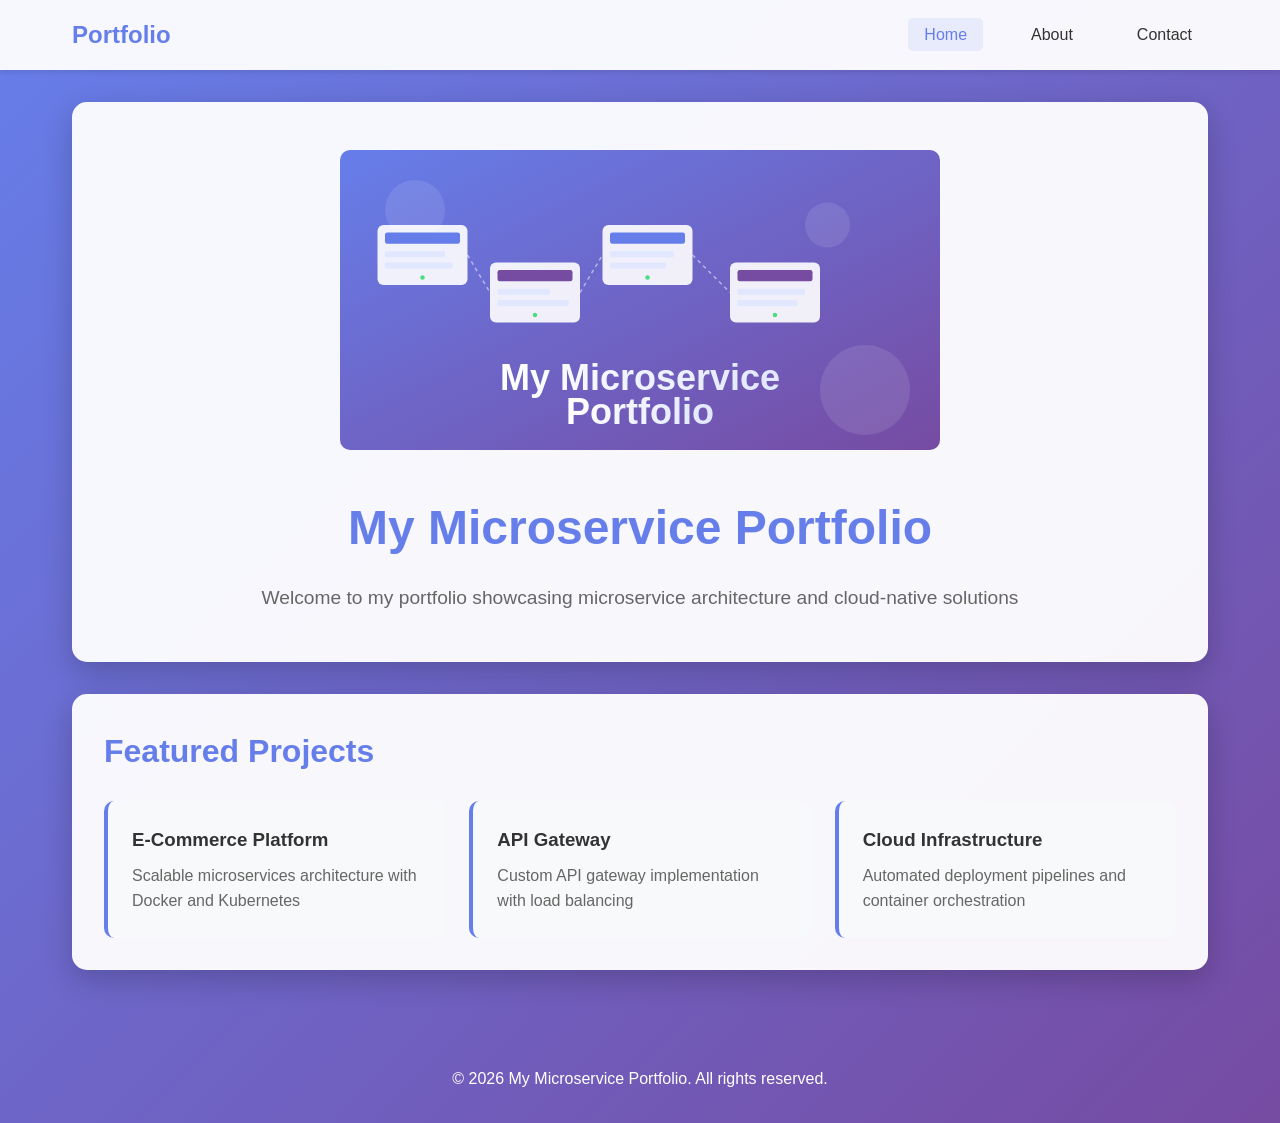
<file: index.html>
<!DOCTYPE html>
<html lang="en">
<head>
    <meta charset="UTF-8">
    <meta name="viewport" content="width=device-width, initial-scale=1.0">
    <title>My Microservice Portfolio</title>
    <link rel="stylesheet" href="style.css">
</head>
<body>
    <nav>
        <div class="nav-container">
            <h2>Portfolio</h2>
            <ul>
                <li><a href="index.html" class="active">Home</a></li>
                <li><a href="about.html">About</a></li>
                <li><a href="contact.html">Contact</a></li>
            </ul>
        </div>
    </nav>

    <main>
        <div class="hero">
            <img src="portfolio-banner.svg" alt="My Microservice Portfolio" class="portfolio-image">
            <h1>My Microservice Portfolio</h1>
            <p>Welcome to my portfolio showcasing microservice architecture and cloud-native solutions</p>
        </div>

        <section class="content">
            <h2>Featured Projects</h2>
            <div class="projects">
                <div class="project-card">
                    <h3>E-Commerce Platform</h3>
                    <p>Scalable microservices architecture with Docker and Kubernetes</p>
                </div>
                <div class="project-card">
                    <h3>API Gateway</h3>
                    <p>Custom API gateway implementation with load balancing</p>
                </div>
                <div class="project-card">
                    <h3>Cloud Infrastructure</h3>
                    <p>Automated deployment pipelines and container orchestration</p>
                </div>
            </div>
        </section>
    </main>

    <footer>
        <p>&copy; 2026 My Microservice Portfolio. All rights reserved.</p>
    </footer>
</body>
</html>
</file>
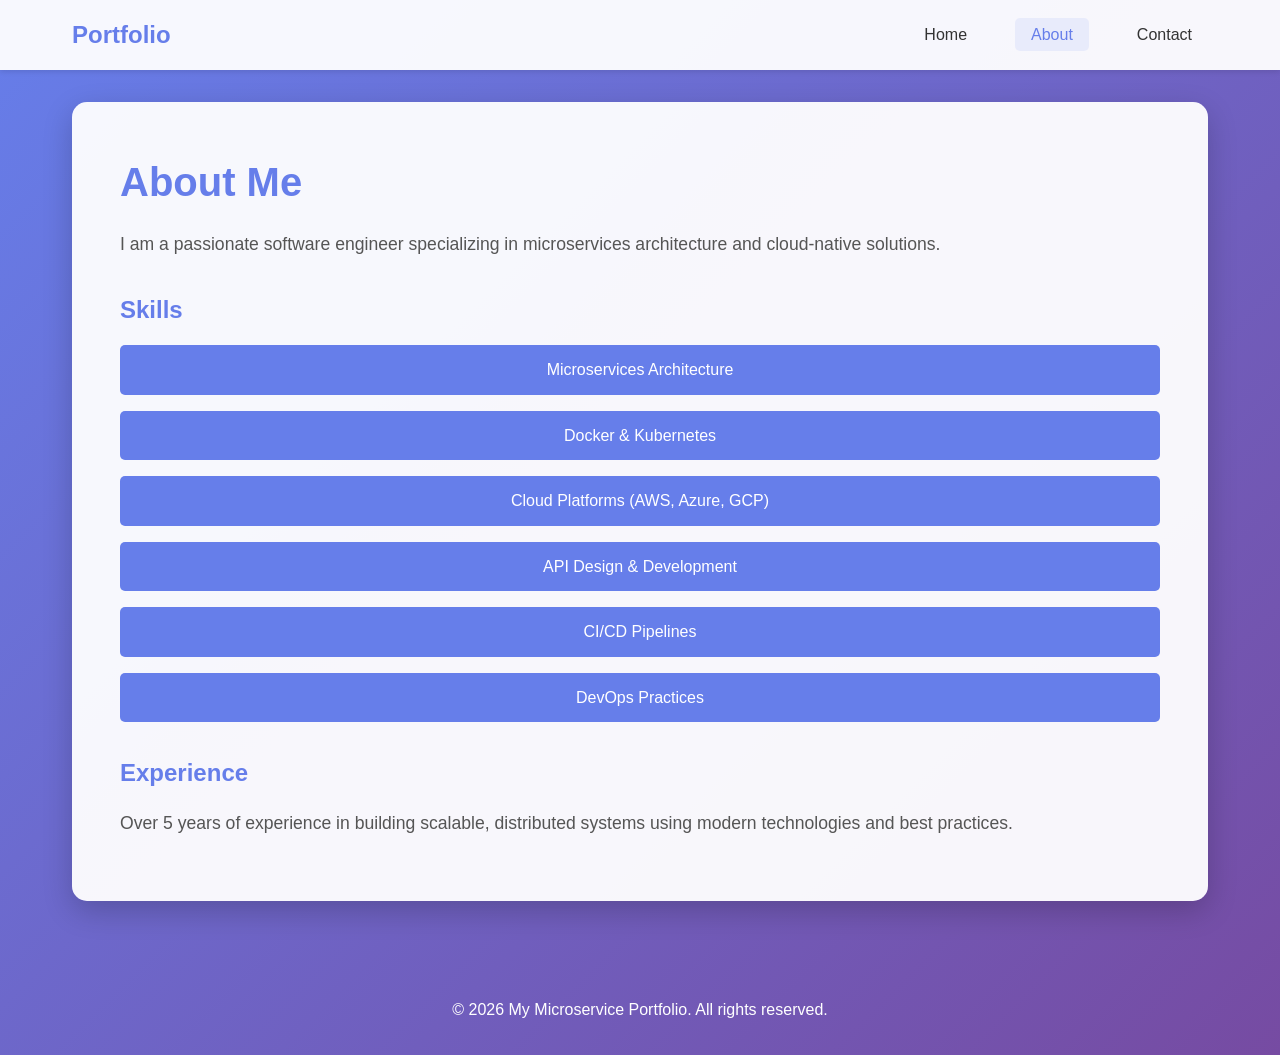
<file: about.html>
<!DOCTYPE html>
<html lang="en">
<head>
    <meta charset="UTF-8">
    <meta name="viewport" content="width=device-width, initial-scale=1.0">
    <title>About - My Microservice Portfolio</title>
    <link rel="stylesheet" href="style.css">
</head>
<body>
    <nav>
        <div class="nav-container">
            <h2>Portfolio</h2>
            <ul>
                <li><a href="index.html">Home</a></li>
                <li><a href="about.html" class="active">About</a></li>
                <li><a href="contact.html">Contact</a></li>
            </ul>
        </div>
    </nav>

    <main>
        <div class="content-page">
            <h1>About Me</h1>
            <p>I am a passionate software engineer specializing in microservices architecture and cloud-native solutions.</p>

            <h2>Skills</h2>
            <ul class="skills-list">
                <li>Microservices Architecture</li>
                <li>Docker & Kubernetes</li>
                <li>Cloud Platforms (AWS, Azure, GCP)</li>
                <li>API Design & Development</li>
                <li>CI/CD Pipelines</li>
                <li>DevOps Practices</li>
            </ul>

            <h2>Experience</h2>
            <p>Over 5 years of experience in building scalable, distributed systems using modern technologies and best practices.</p>
        </div>
    </main>

    <footer>
        <p>&copy; 2026 My Microservice Portfolio. All rights reserved.</p>
    </footer>
</body>
</html>
</file>
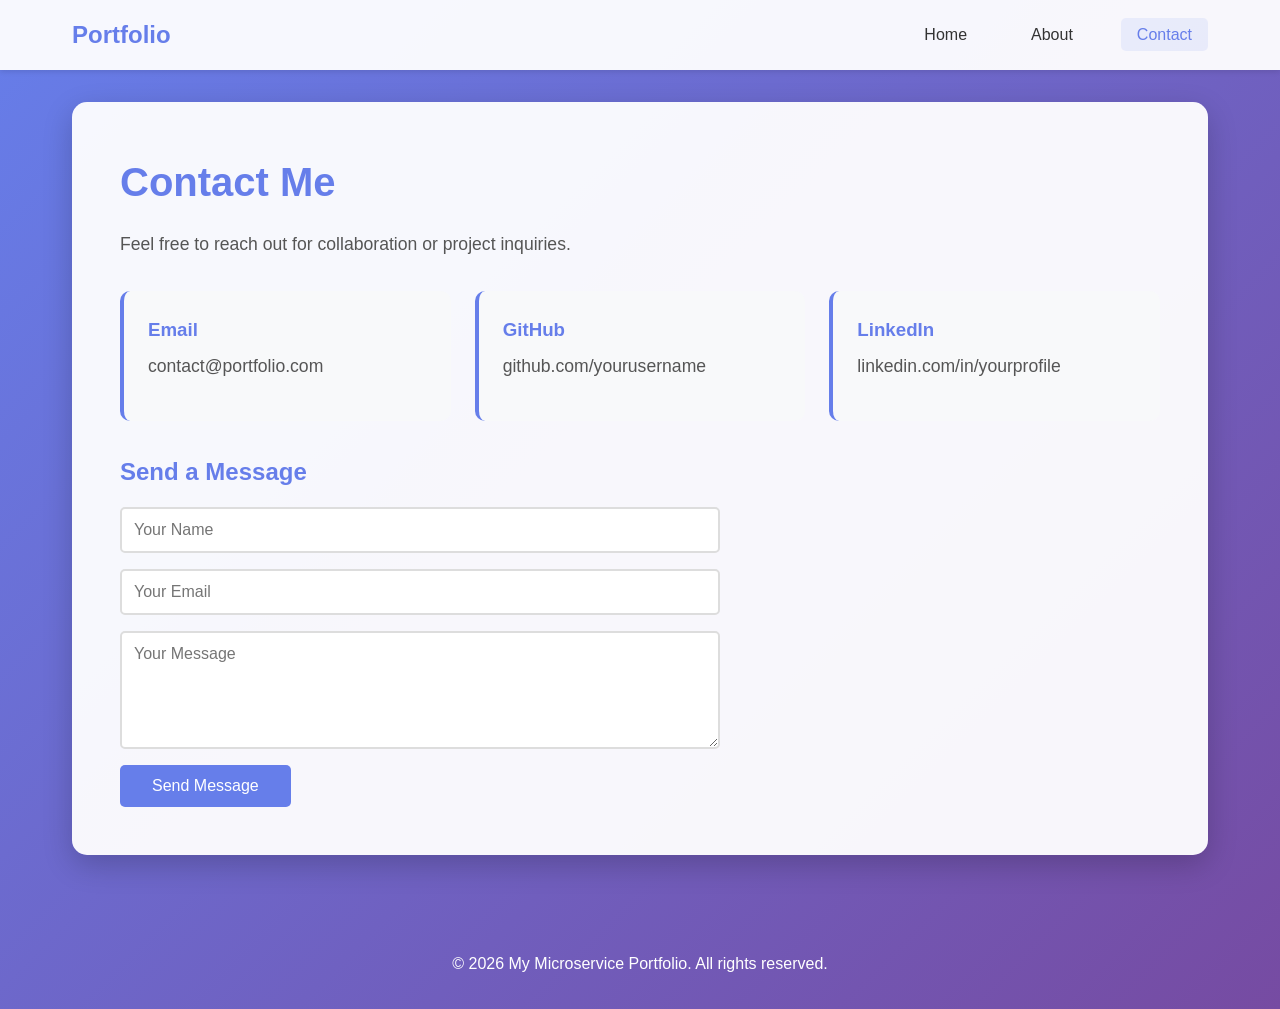
<file: contact.html>
<!DOCTYPE html>
<html lang="en">
<head>
    <meta charset="UTF-8">
    <meta name="viewport" content="width=device-width, initial-scale=1.0">
    <title>Contact - My Microservice Portfolio</title>
    <link rel="stylesheet" href="style.css">
</head>
<body>
    <nav>
        <div class="nav-container">
            <h2>Portfolio</h2>
            <ul>
                <li><a href="index.html">Home</a></li>
                <li><a href="about.html">About</a></li>
                <li><a href="contact.html" class="active">Contact</a></li>
            </ul>
        </div>
    </nav>

    <main>
        <div class="content-page">
            <h1>Contact Me</h1>
            <p>Feel free to reach out for collaboration or project inquiries.</p>

            <div class="contact-info">
                <div class="contact-item">
                    <h3>Email</h3>
                    <p>contact@portfolio.com</p>
                </div>

                <div class="contact-item">
                    <h3>GitHub</h3>
                    <p>github.com/yourusername</p>
                </div>

                <div class="contact-item">
                    <h3>LinkedIn</h3>
                    <p>linkedin.com/in/yourprofile</p>
                </div>
            </div>

            <h2>Send a Message</h2>
            <form class="contact-form">
                <input type="text" placeholder="Your Name" required>
                <input type="email" placeholder="Your Email" required>
                <textarea placeholder="Your Message" rows="5" required></textarea>
                <button type="submit">Send Message</button>
            </form>
        </div>
    </main>

    <footer>
        <p>&copy; 2026 My Microservice Portfolio. All rights reserved.</p>
    </footer>
</body>
</html>
</file>
<file: style.css>
* {
    margin: 0;
    padding: 0;
    box-sizing: border-box;
}

body {
    font-family: 'Segoe UI', Tahoma, Geneva, Verdana, sans-serif;
    line-height: 1.6;
    color: #333;
    background: linear-gradient(135deg, #667eea 0%, #764ba2 100%);
    min-height: 100vh;
}

nav {
    background-color: rgba(255, 255, 255, 0.95);
    box-shadow: 0 2px 5px rgba(0, 0, 0, 0.1);
    position: sticky;
    top: 0;
    z-index: 1000;
}

.nav-container {
    max-width: 1200px;
    margin: 0 auto;
    padding: 1rem 2rem;
    display: flex;
    justify-content: space-between;
    align-items: center;
}

.nav-container h2 {
    color: #667eea;
    font-size: 1.5rem;
}

nav ul {
    display: flex;
    list-style: none;
    gap: 2rem;
}

nav a {
    text-decoration: none;
    color: #333;
    font-weight: 500;
    transition: color 0.3s;
    padding: 0.5rem 1rem;
    border-radius: 5px;
}

nav a:hover,
nav a.active {
    color: #667eea;
    background-color: rgba(102, 126, 234, 0.1);
}

main {
    max-width: 1200px;
    margin: 0 auto;
    padding: 2rem;
}

.hero {
    text-align: center;
    padding: 3rem 2rem;
    background-color: rgba(255, 255, 255, 0.95);
    border-radius: 15px;
    box-shadow: 0 10px 30px rgba(0, 0, 0, 0.2);
    margin-bottom: 2rem;
}

.portfolio-image {
    max-width: 600px;
    width: 100%;
    height: auto;
    margin-bottom: 2rem;
    border-radius: 10px;
}

.hero h1 {
    font-size: 3rem;
    color: #667eea;
    margin-bottom: 1rem;
}

.hero p {
    font-size: 1.2rem;
    color: #666;
}

.content {
    background-color: rgba(255, 255, 255, 0.95);
    padding: 2rem;
    border-radius: 15px;
    box-shadow: 0 10px 30px rgba(0, 0, 0, 0.2);
}

.content h2 {
    color: #667eea;
    margin-bottom: 1.5rem;
    font-size: 2rem;
}

.projects {
    display: grid;
    grid-template-columns: repeat(auto-fit, minmax(300px, 1fr));
    gap: 1.5rem;
    margin-top: 1.5rem;
}

.project-card {
    background-color: #f8f9fa;
    padding: 1.5rem;
    border-radius: 10px;
    border-left: 4px solid #667eea;
    transition: transform 0.3s, box-shadow 0.3s;
}

.project-card:hover {
    transform: translateY(-5px);
    box-shadow: 0 5px 15px rgba(102, 126, 234, 0.3);
}

.project-card h3 {
    color: #333;
    margin-bottom: 0.5rem;
}

.project-card p {
    color: #666;
}

.content-page {
    background-color: rgba(255, 255, 255, 0.95);
    padding: 3rem;
    border-radius: 15px;
    box-shadow: 0 10px 30px rgba(0, 0, 0, 0.2);
}

.content-page h1 {
    color: #667eea;
    margin-bottom: 1rem;
    font-size: 2.5rem;
}

.content-page h2 {
    color: #667eea;
    margin-top: 2rem;
    margin-bottom: 1rem;
}

.content-page p {
    margin-bottom: 1rem;
    font-size: 1.1rem;
    color: #555;
}

.skills-list {
    list-style: none;
    display: grid;
    grid-template-columns: repeat(auto-fit, minmin(200px, 1fr));
    gap: 1rem;
    margin: 1rem 0;
}

.skills-list li {
    background-color: #667eea;
    color: white;
    padding: 0.75rem 1rem;
    border-radius: 5px;
    text-align: center;
}

.contact-info {
    display: grid;
    grid-template-columns: repeat(auto-fit, minmax(250px, 1fr));
    gap: 1.5rem;
    margin: 2rem 0;
}

.contact-item {
    background-color: #f8f9fa;
    padding: 1.5rem;
    border-radius: 10px;
    border-left: 4px solid #667eea;
}

.contact-item h3 {
    color: #667eea;
    margin-bottom: 0.5rem;
}

.contact-form {
    display: flex;
    flex-direction: column;
    gap: 1rem;
    max-width: 600px;
    margin-top: 1rem;
}

.contact-form input,
.contact-form textarea {
    padding: 0.75rem;
    border: 2px solid #ddd;
    border-radius: 5px;
    font-family: inherit;
    font-size: 1rem;
}

.contact-form input:focus,
.contact-form textarea:focus {
    outline: none;
    border-color: #667eea;
}

.contact-form button {
    background-color: #667eea;
    color: white;
    padding: 0.75rem 2rem;
    border: none;
    border-radius: 5px;
    font-size: 1rem;
    cursor: pointer;
    transition: background-color 0.3s;
    align-self: flex-start;
}

.contact-form button:hover {
    background-color: #5568d3;
}

footer {
    text-align: center;
    padding: 2rem;
    color: white;
    margin-top: 2rem;
}

@media (max-width: 768px) {
    .nav-container {
        flex-direction: column;
        gap: 1rem;
    }

    nav ul {
        gap: 1rem;
    }

    .hero h1 {
        font-size: 2rem;
    }

    .content-page {
        padding: 1.5rem;
    }
}
</file>
